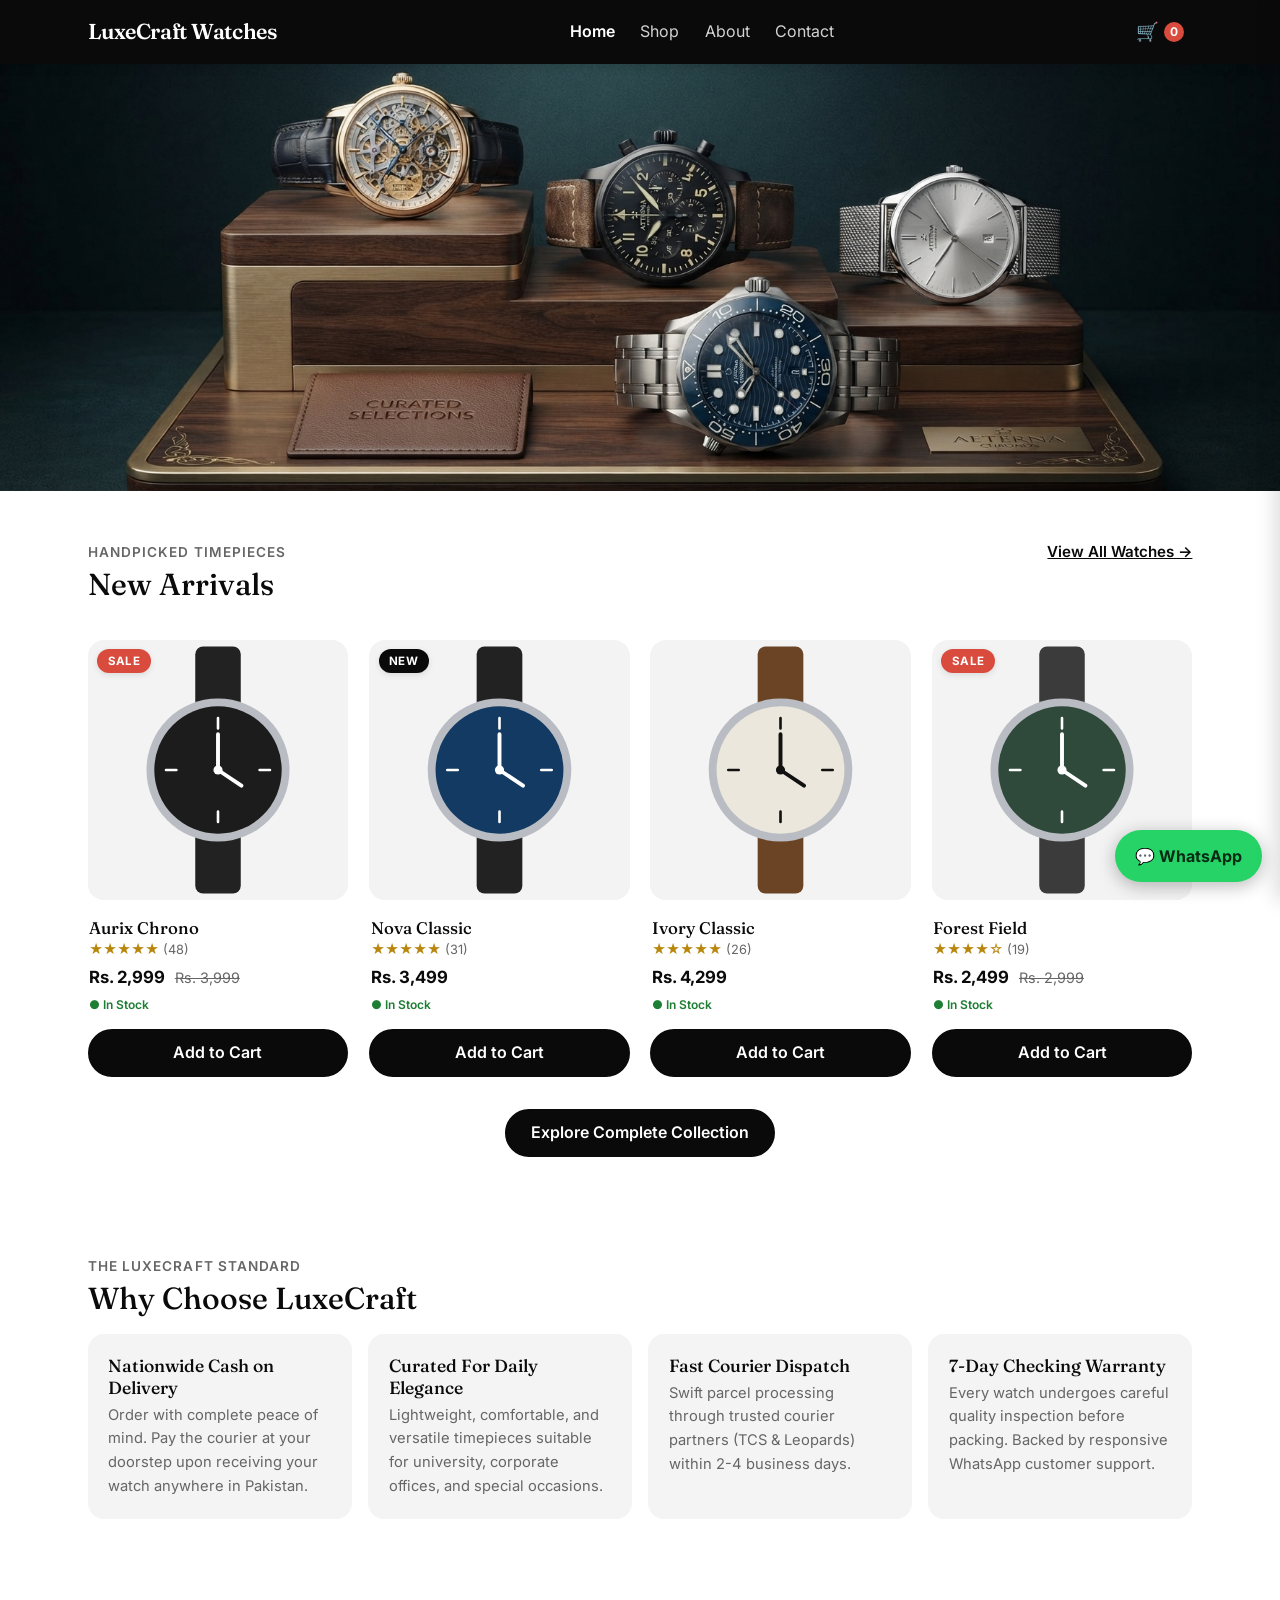
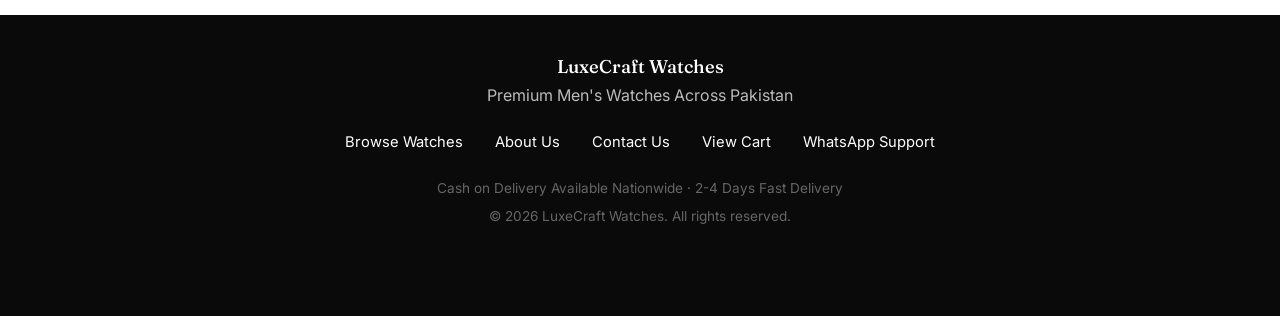
<file: index.html>
<!DOCTYPE html>
<html lang="en">
<head>
<meta charset="utf-8">
<meta name="viewport" content="width=device-width, initial-scale=1">
<title>LuxeCraft Watches | Men's Watches Online in Pakistan</title>
<meta name="description" content="Discover premium, stylish men's watches in Pakistan. Affordable luxury, formal & casual timepieces from Rs. 2,199 with nationwide Cash on Delivery.">
<link rel="canonical" href="https://thesyedabdulwasay-del.github.io/watch-store/">
<meta property="og:type" content="website">
<meta property="og:title" content="LuxeCraft Watches | Men's Watches Online in Pakistan">
<meta property="og:description" content="Affordable luxury, formal and casual timepieces with Cash on Delivery across Pakistan.">
<meta property="og:image" content="images/hero-.png.png">
<meta property="og:url" content="https://thesyedabdulwasay-del.github.io/watch-store/">
<meta name="twitter:card" content="summary_large_image">
<meta name="twitter:title" content="LuxeCraft Watches | Men's Watches Online in Pakistan">
<meta name="twitter:description" content="Affordable luxury, formal and casual timepieces with Cash on Delivery across Pakistan.">
<meta name="twitter:image" content="images/hero-.png.png">
<meta name="theme-color" content="#0a0a0a">
<link rel="preconnect" href="https://fonts.googleapis.com">
<link rel="preconnect" href="https://fonts.gstatic.com" crossorigin>
<link href="https://fonts.googleapis.com/css2?family=Fraunces:wght@500;600&family=Inter:wght@400;500;600&display=swap" rel="stylesheet">
<link rel="stylesheet" href="css/style.css">
</head>
<body data-page="home">
<div id="site-header"></div>
<main>
  <!-- Hero Banner -->
  <section class="hero-banner">
    <a href="shop.html" aria-label="Explore our watch collection">
      <img id="hero-img" src="images/hero-.png.png" alt="LuxeCraft Men's watches banner - Shop our curated collection" width="1920" height="650" loading="eager">
    </a>
  </section>

  <!-- New Arrivals / Featured Section -->
  <section class="wrap sec">
    <div style="display:flex;justify-content:space-between;align-items:baseline;margin-bottom:1.2rem;flex-wrap:wrap;gap:.5rem">
      <div>
        <span class="eyebrow">Handpicked Timepieces</span>
        <h2>New Arrivals</h2>
      </div>
      <a href="shop.html" style="font-weight:600;font-size:.95rem;text-decoration:underline">View All Watches →</a>
    </div>
    <div class="grid" id="featured"></div>
    <p class="center" style="margin-top:2rem">
      <a class="btn" href="shop.html">Explore Complete Collection</a>
    </p>
  </section>

  <!-- Why Choose LuxeCraft Section -->
  <section class="wrap sec">
    <span class="eyebrow">The LuxeCraft Standard</span>
    <h2>Why Choose LuxeCraft</h2>
    <div class="why">
      <div>
        <h3>Nationwide Cash on Delivery</h3>
        <p>Order with complete peace of mind. Pay the courier at your doorstep upon receiving your watch anywhere in Pakistan.</p>
      </div>
      <div>
        <h3>Curated For Daily Elegance</h3>
        <p>Lightweight, comfortable, and versatile timepieces suitable for university, corporate offices, and special occasions.</p>
      </div>
      <div>
        <h3>Fast Courier Dispatch</h3>
        <p>Swift parcel processing through trusted courier partners (TCS & Leopards) within 2-4 business days.</p>
      </div>
      <div>
        <h3>7-Day Checking Warranty</h3>
        <p>Every watch undergoes careful quality inspection before packing. Backed by responsive WhatsApp customer support.</p>
      </div>
    </div>
  </section>
</main>
<div id="site-footer"></div>
<script src="js/products.js"></script>
<script src="js/main.js"></script>
</body>
</html>
</file>
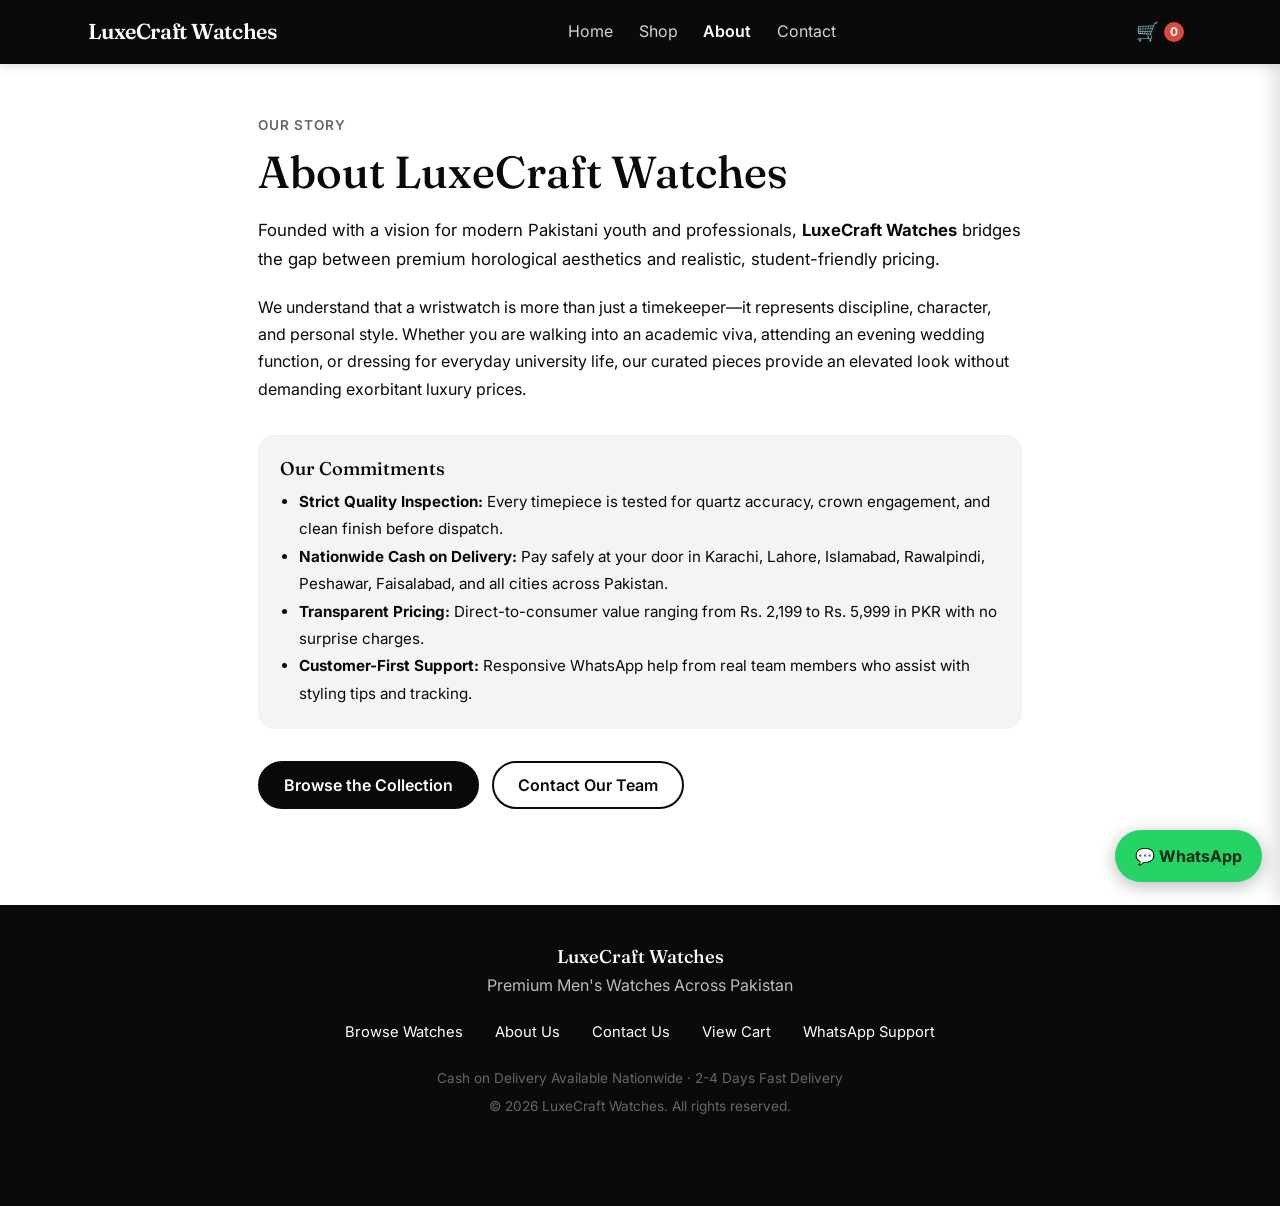
<file: about.html>
<!DOCTYPE html>
<html lang="en">
<head>
<meta charset="utf-8">
<meta name="viewport" content="width=device-width, initial-scale=1">
<title>About Us | LuxeCraft Watches Pakistan</title>
<meta name="description" content="Learn about LuxeCraft Watches. Our mission is to deliver dependable, elegantly crafted wristwatches for college students and young professionals across Pakistan.">
<link rel="canonical" href="https://thesyedabdulwasay-del.github.io/watch-store/about.html">
<meta property="og:type" content="website">
<meta property="og:title" content="About Us | LuxeCraft Watches Pakistan">
<meta property="og:description" content="Discover our mission to offer high-quality, budget-friendly men's watches with Cash on Delivery in Pakistan.">
<meta property="og:image" content="images/hero-.png.png">
<meta property="og:url" content="https://thesyedabdulwasay-del.github.io/watch-store/about.html">
<meta name="twitter:card" content="summary_large_image">
<meta name="theme-color" content="#0a0a0a">
<link rel="preconnect" href="https://fonts.googleapis.com">
<link rel="preconnect" href="https://fonts.gstatic.com" crossorigin>
<link href="https://fonts.googleapis.com/css2?family=Fraunces:wght@500;600&family=Inter:wght@400;500;600&display=swap" rel="stylesheet">
<link rel="stylesheet" href="css/style.css">
</head>
<body data-page="about">
<div id="site-header"></div>
<main>
<section class="wrap sec" style="max-width:800px">
  <span class="eyebrow">Our Story</span>
  <h1 style="margin:.4rem 0 1rem">About LuxeCraft Watches</h1>

  <p style="margin-bottom:1.2rem;font-size:1.05rem;line-height:1.75">
    Founded with a vision for modern Pakistani youth and professionals, <b>LuxeCraft Watches</b> bridges the gap between premium horological aesthetics and realistic, student-friendly pricing.
  </p>

  <p style="margin-bottom:1.2rem;line-height:1.7">
    We understand that a wristwatch is more than just a timekeeper—it represents discipline, character, and personal style. Whether you are walking into an academic viva, attending an evening wedding function, or dressing for everyday university life, our curated pieces provide an elevated look without demanding exorbitant luxury prices.
  </p>

  <div style="background:var(--grey);border-radius:16px;padding:1.4rem;margin:2rem 0">
    <h3 style="margin-bottom:.5rem">Our Commitments</h3>
    <ul style="padding-left:1.2rem;line-height:1.8;font-size:.95rem">
      <li><b>Strict Quality Inspection:</b> Every timepiece is tested for quartz accuracy, crown engagement, and clean finish before dispatch.</li>
      <li><b>Nationwide Cash on Delivery:</b> Pay safely at your door in Karachi, Lahore, Islamabad, Rawalpindi, Peshawar, Faisalabad, and all cities across Pakistan.</li>
      <li><b>Transparent Pricing:</b> Direct-to-consumer value ranging from Rs. 2,199 to Rs. 5,999 in PKR with no surprise charges.</li>
      <li><b>Customer-First Support:</b> Responsive WhatsApp help from real team members who assist with styling tips and tracking.</li>
    </ul>
  </div>

  <p style="margin-top:1.5rem">
    <a class="btn" href="shop.html">Browse the Collection</a>
    <a class="btn btn-ghost" href="contact.html" style="margin-left:.6rem">Contact Our Team</a>
  </p>
</section>
</main>
<div id="site-footer"></div>
<script src="js/products.js"></script>
<script src="js/main.js"></script>
</body>
</html>
</file>
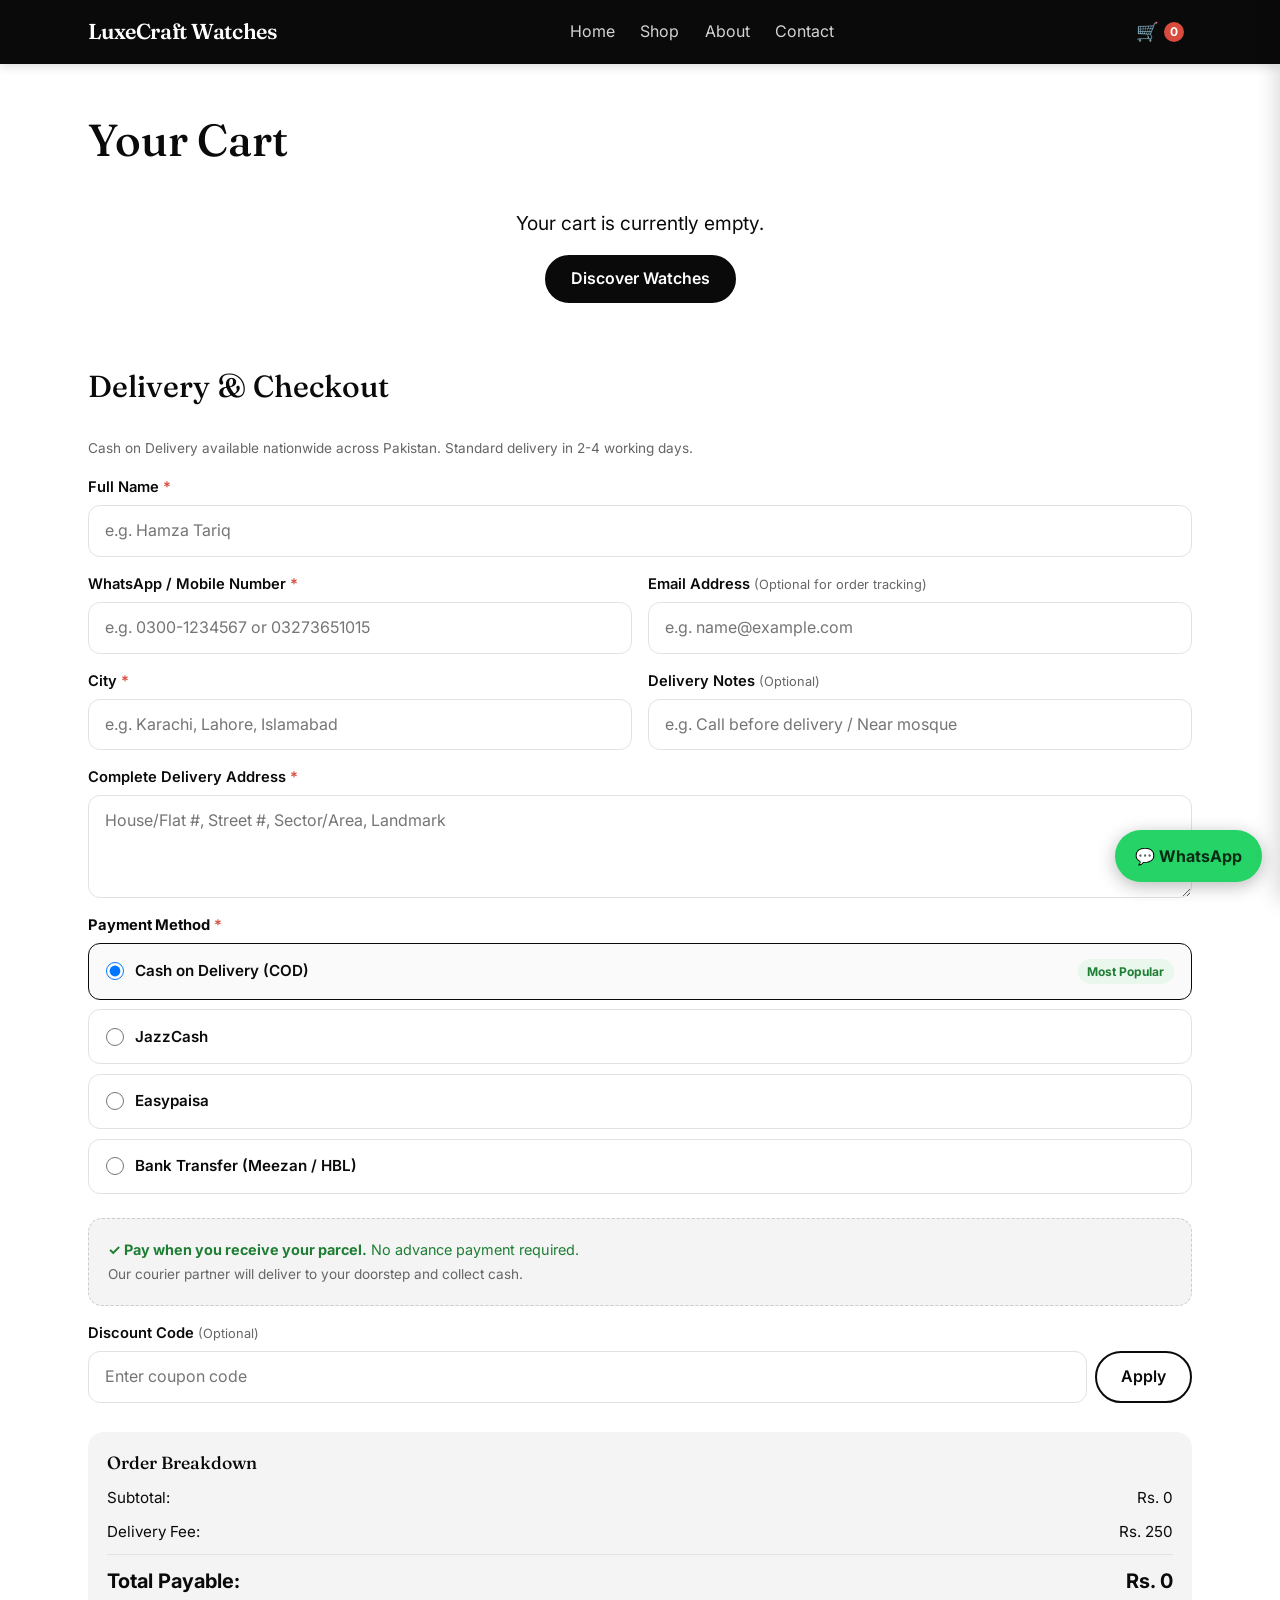
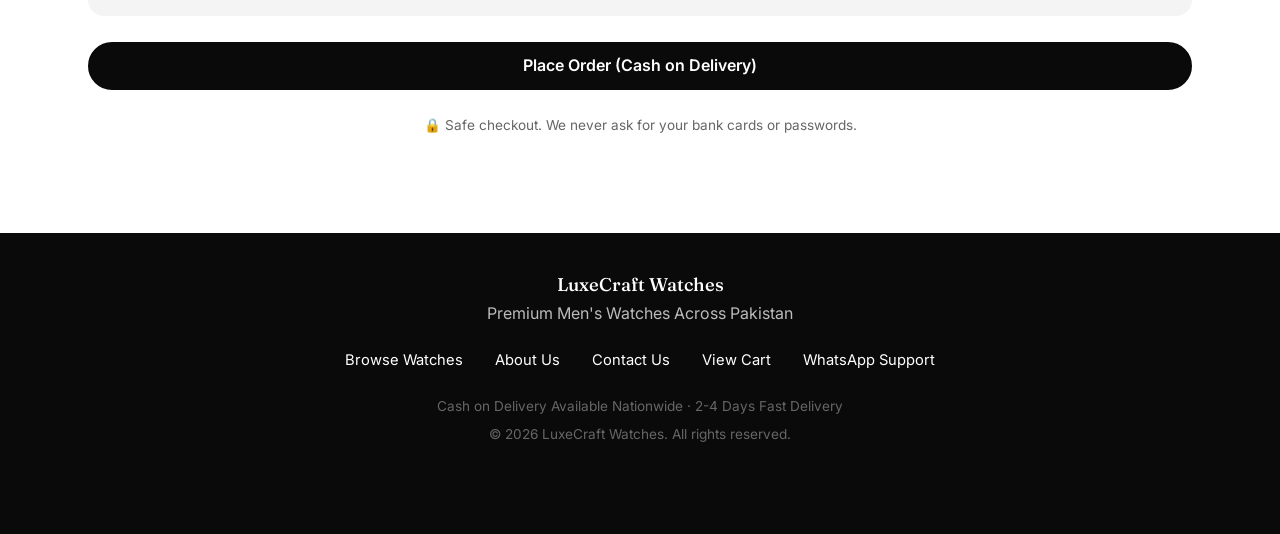
<file: cart.html>
<!DOCTYPE html>
<html lang="en">
<head>
<meta charset="utf-8">
<meta name="viewport" content="width=device-width, initial-scale=1">
<title>Your Cart & Checkout | LuxeCraft Watches Pakistan</title>
<meta name="description" content="Review your watch cart and place your order with Cash on Delivery anywhere in Pakistan. Fast delivery and verified quality.">
<link rel="canonical" href="https://thesyedabdulwasay-del.github.io/watch-store/cart.html">
<meta property="og:type" content="website">
<meta property="og:title" content="Your Cart & Checkout | LuxeCraft Watches Pakistan">
<meta property="og:description" content="Review your watch cart and place your order with Cash on Delivery anywhere in Pakistan.">
<meta property="og:image" content="images/hero-.png.png">
<meta property="og:url" content="https://thesyedabdulwasay-del.github.io/watch-store/cart.html">
<meta name="twitter:card" content="summary_large_image">
<meta name="twitter:title" content="Your Cart & Checkout | LuxeCraft Watches Pakistan">
<meta name="twitter:description" content="Order luxury & casual men's watches with Cash on Delivery across Pakistan.">
<meta name="theme-color" content="#0a0a0a">
<link rel="preconnect" href="https://fonts.googleapis.com">
<link rel="preconnect" href="https://fonts.gstatic.com" crossorigin>
<link href="https://fonts.googleapis.com/css2?family=Fraunces:wght@500;600&family=Inter:wght@400;500;600&display=swap" rel="stylesheet">
<link rel="stylesheet" href="css/style.css">
</head>
<body data-page="cart">
<div id="site-header"></div>
<main>
<section class="wrap sec" id="cart-section">
  <h1>Your Cart</h1>
  <div id="cart-box"></div>

  <!-- CHECKOUT FORM -->
  <form class="form" id="checkout" hidden novalidate>
    <h2>Delivery & Checkout</h2>
    <p class="note">Cash on Delivery available nationwide across Pakistan. Standard delivery in 2-4 working days.</p>

    <div class="field-group">
      <label for="c-name">Full Name <span class="req">*</span></label>
      <input id="c-name" name="name" required autocomplete="name" placeholder="e.g. Hamza Tariq" minlength="3">
      <span class="field-error" id="err-name"></span>
    </div>

    <div class="field-grid">
      <div class="field-group">
        <label for="c-phone">WhatsApp / Mobile Number <span class="req">*</span></label>
        <input id="c-phone" name="phone" type="tel" required autocomplete="tel" placeholder="e.g. 0300-1234567 or 03273651015">
        <span class="field-error" id="err-phone"></span>
      </div>
      <div class="field-group">
        <label for="c-email">Email Address <span class="opt">(Optional for order tracking)</span></label>
        <input id="c-email" name="email" type="email" autocomplete="email" placeholder="e.g. name@example.com">
        <span class="field-error" id="err-email"></span>
      </div>
    </div>

    <div class="field-grid">
      <div class="field-group">
        <label for="c-city">City <span class="req">*</span></label>
        <input id="c-city" name="city" list="pakistan-cities" required placeholder="e.g. Karachi, Lahore, Islamabad">
        <datalist id="pakistan-cities">
          <option value="Karachi">
          <option value="Lahore">
          <option value="Islamabad">
          <option value="Rawalpindi">
          <option value="Faisalabad">
          <option value="Multan">
          <option value="Peshawar">
          <option value="Quetta">
          <option value="Sialkot">
          <option value="Gujranwala">
          <option value="Hyderabad">
          <option value="Abbottabad">
          <option value="Bahawalpur">
          <option value="Sargodha">
          <option value="Sukkur">
        </datalist>
        <span class="field-error" id="err-city"></span>
      </div>
      <div class="field-group">
        <label for="c-notes">Delivery Notes <span class="opt">(Optional)</span></label>
        <input id="c-notes" name="notes" placeholder="e.g. Call before delivery / Near mosque">
      </div>
    </div>

    <div class="field-group">
      <label for="c-address">Complete Delivery Address <span class="req">*</span></label>
      <textarea id="c-address" name="address" rows="3" required autocomplete="street-address" placeholder="House/Flat #, Street #, Sector/Area, Landmark" minlength="8"></textarea>
      <span class="field-error" id="err-address"></span>
    </div>

    <div class="field-group">
      <label><b>Payment Method</b> <span class="req">*</span></label>
      <div id="pay-options" class="pay-options-box"></div>
    </div>

    <div class="upi" id="upi" hidden>
      <div id="payment-guide"></div>
    </div>

    <div class="field-group">
      <label for="code">Discount Code <span class="opt">(Optional)</span></label>
      <div class="code-row">
        <input id="code" placeholder="Enter coupon code" autocomplete="off">
        <button class="btn btn-ghost" type="button" id="apply">Apply</button>
      </div>
      <p class="note" id="disc"></p>
    </div>

    <!-- ORDER SUMMARY REVIEW -->
    <div class="checkout-summary-card" id="checkout-summary">
      <h3>Order Breakdown</h3>
      <div class="summary-line"><span>Subtotal:</span><span id="cs-subtotal">Rs. 0</span></div>
      <div class="summary-line" id="cs-discount-row" style="display:none;color:#1e7e34"><span>Discount:</span><span id="cs-discount">−Rs. 0</span></div>
      <div class="summary-line"><span>Delivery Fee:</span><span id="cs-shipping">Rs. 250</span></div>
      <div class="summary-line total-line"><span>Total Payable:</span><span id="cs-total">Rs. 0</span></div>
    </div>

    <div id="checkout-error-banner" class="alert alert-error" style="display:none"></div>

    <button class="btn btn-block btn-primary-submit" type="submit" id="place-order-btn">
      <span id="submit-text">Place Order (Cash on Delivery)</span>
      <span id="submit-spinner" class="spinner" style="display:none"></span>
    </button>
    <p class="note center" style="margin-top:.6rem">🔒 Safe checkout. We never ask for your bank cards or passwords.</p>
  </form>

  <!-- ORDER SUCCESS CONFIRMATION -->
  <div id="order-success" class="order-success-card" hidden>
    <div class="success-icon-wrap">✓</div>
    <h2>Order Placed Successfully!</h2>
    <p class="order-ref-badge">Order ID: <b id="succ-order-id">#LC-0000</b></p>
    <p class="success-lead">Thank you for your order! Your watch will be carefully inspected and dispatched via TCS/Leopards Courier.</p>

    <div class="success-details-grid">
      <div class="detail-box">
        <h4>Order Summary</h4>
        <div id="succ-items-list"></div>
        <hr class="dim-line">
        <p class="flex-between"><span>Payment Method:</span> <b id="succ-payment-method">Cash on Delivery</b></p>
        <p class="flex-between"><span>Total Amount:</span> <b id="succ-total-amount" class="text-large">Rs. 0</b></p>
      </div>

      <div class="detail-box">
        <h4>Delivery Information</h4>
        <p><b>Name:</b> <span id="succ-customer-name">-</span></p>
        <p><b>Phone:</b> <span id="succ-customer-phone">-</span></p>
        <p><b>City:</b> <span id="succ-customer-city">-</span></p>
        <p><b>Address:</b> <span id="succ-customer-address">-</span></p>
      </div>
    </div>

    <div class="post-order-actions">
      <a id="succ-wa-btn" class="btn btn-wa btn-block" href="#" target="_blank" rel="noopener">
        💬 Send Order Confirmation on WhatsApp
      </a>
      <a class="btn btn-ghost btn-block" href="shop.html">Continue Shopping</a>
    </div>
  </div>
</section>
</main>
<div id="site-footer"></div>
<script src="js/products.js"></script>
<script src="js/main.js"></script>
</body>
</html>
</file>
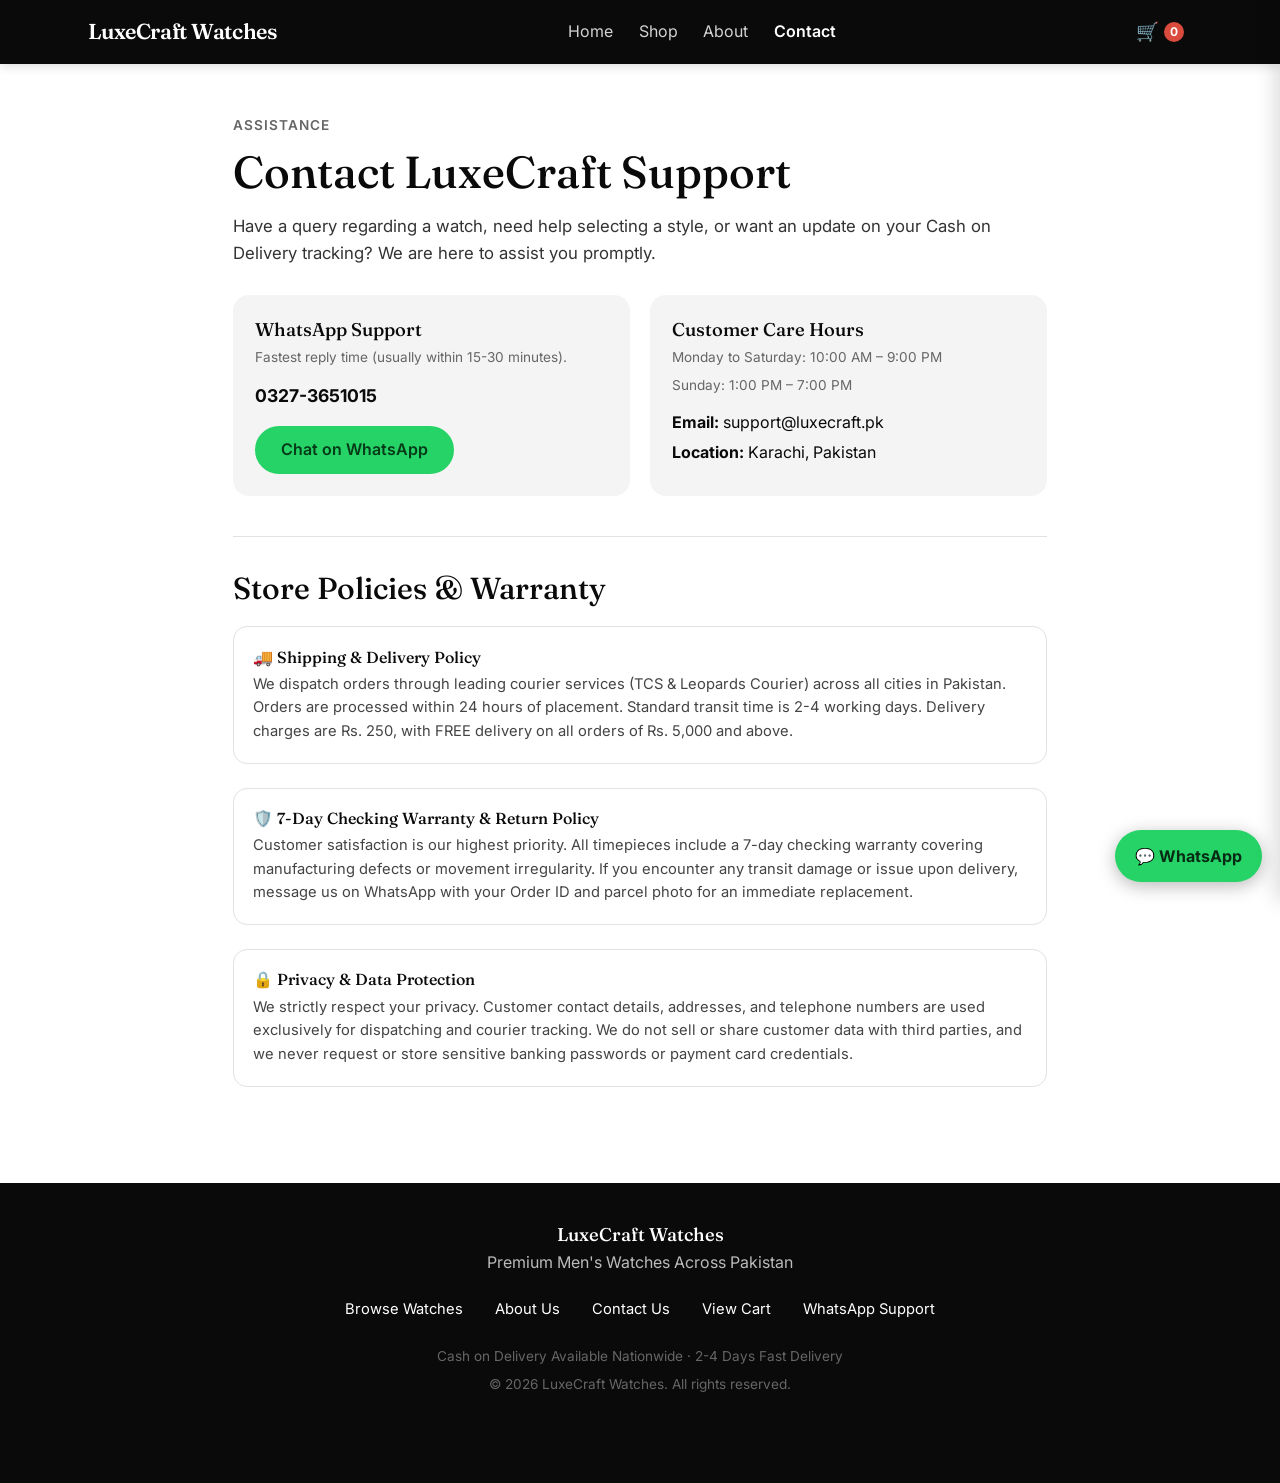
<file: contact.html>
<!DOCTYPE html>
<html lang="en">
<head>
<meta charset="utf-8">
<meta name="viewport" content="width=device-width, initial-scale=1">
<title>Contact & Customer Support | LuxeCraft Watches Pakistan</title>
<meta name="description" content="Reach LuxeCraft customer care via WhatsApp or direct phone. Fast response for order status, product inquiries, and delivery assistance.">
<link rel="canonical" href="https://thesyedabdulwasay-del.github.io/watch-store/contact.html">
<meta property="og:type" content="website">
<meta property="og:title" content="Contact & Customer Support | LuxeCraft Watches Pakistan">
<meta property="og:description" content="Reach LuxeCraft customer care via WhatsApp or direct phone. Fast response for order status and delivery assistance.">
<meta property="og:image" content="images/hero-.png.png">
<meta property="og:url" content="https://thesyedabdulwasay-del.github.io/watch-store/contact.html">
<meta name="twitter:card" content="summary_large_image">
<meta name="theme-color" content="#0a0a0a">
<link rel="preconnect" href="https://fonts.googleapis.com">
<link rel="preconnect" href="https://fonts.gstatic.com" crossorigin>
<link href="https://fonts.googleapis.com/css2?family=Fraunces:wght@500;600&family=Inter:wght@400;500;600&display=swap" rel="stylesheet">
<link rel="stylesheet" href="css/style.css">
</head>
<body data-page="contact">
<div id="site-header"></div>
<main>
<section class="wrap sec" style="max-width:850px">
  <span class="eyebrow">Assistance</span>
  <h1 style="margin:.4rem 0 .8rem">Contact LuxeCraft Support</h1>
  <p style="margin-bottom:1.8rem;color:#333;font-size:1.05rem">
    Have a query regarding a watch, need help selecting a style, or want an update on your Cash on Delivery tracking? We are here to assist you promptly.
  </p>

  <div style="display:grid;grid-template-columns:repeat(auto-fit, minmax(260px, 1fr));gap:1.2rem;margin-bottom:2.5rem">
    <div style="background:var(--grey);border-radius:16px;padding:1.4rem">
      <h3 style="margin-bottom:.4rem">WhatsApp Support</h3>
      <p class="note" style="margin-bottom:.8rem">Fastest reply time (usually within 15-30 minutes).</p>
      <p style="font-size:1.1rem;font-weight:700;margin-bottom:1rem">0327-3651015</p>
      <a class="btn btn-wa" id="wa-btn" href="https://wa.me/923273651015?text=Assalam-o-Alaikum!%20I%20have%20an%20inquiry%20about%20LuxeCraft%20Watches." target="_blank" rel="noopener">
        Chat on WhatsApp
      </a>
    </div>

    <div style="background:var(--grey);border-radius:16px;padding:1.4rem">
      <h3 style="margin-bottom:.4rem">Customer Care Hours</h3>
      <p class="note" style="margin-bottom:.4rem">Monday to Saturday: 10:00 AM – 9:00 PM</p>
      <p class="note" style="margin-bottom:.8rem">Sunday: 1:00 PM – 7:00 PM</p>
      <p><b>Email:</b> support@luxecraft.pk</p>
      <p style="margin-top:.3rem"><b>Location:</b> Karachi, Pakistan</p>
    </div>
  </div>

  <!-- POLICIES & TRUST INFORMATION (Phase 16) -->
  <div style="border-top:1.5px solid var(--line);padding-top:2rem">
    <h2>Store Policies & Warranty</h2>

    <div style="display:grid;gap:1.5rem;margin-top:1.2rem">
      <div style="background:var(--white);border:1.5px solid var(--line);border-radius:14px;padding:1.2rem">
        <h4>🚚 Shipping & Delivery Policy</h4>
        <p style="font-size:.92rem;color:#444;line-height:1.6;margin-top:.3rem">
          We dispatch orders through leading courier services (TCS & Leopards Courier) across all cities in Pakistan. Orders are processed within 24 hours of placement. Standard transit time is 2-4 working days. Delivery charges are Rs. 250, with FREE delivery on all orders of Rs. 5,000 and above.
        </p>
      </div>

      <div style="background:var(--white);border:1.5px solid var(--line);border-radius:14px;padding:1.2rem">
        <h4>🛡️ 7-Day Checking Warranty & Return Policy</h4>
        <p style="font-size:.92rem;color:#444;line-height:1.6;margin-top:.3rem">
          Customer satisfaction is our highest priority. All timepieces include a 7-day checking warranty covering manufacturing defects or movement irregularity. If you encounter any transit damage or issue upon delivery, message us on WhatsApp with your Order ID and parcel photo for an immediate replacement.
        </p>
      </div>

      <div style="background:var(--white);border:1.5px solid var(--line);border-radius:14px;padding:1.2rem">
        <h4>🔒 Privacy & Data Protection</h4>
        <p style="font-size:.92rem;color:#444;line-height:1.6;margin-top:.3rem">
          We strictly respect your privacy. Customer contact details, addresses, and telephone numbers are used exclusively for dispatching and courier tracking. We do not sell or share customer data with third parties, and we never request or store sensitive banking passwords or payment card credentials.
        </p>
      </div>
    </div>
  </div>
</section>
</main>
<div id="site-footer"></div>
<script src="js/products.js"></script>
<script src="js/main.js"></script>
</body>
</html>
</file>
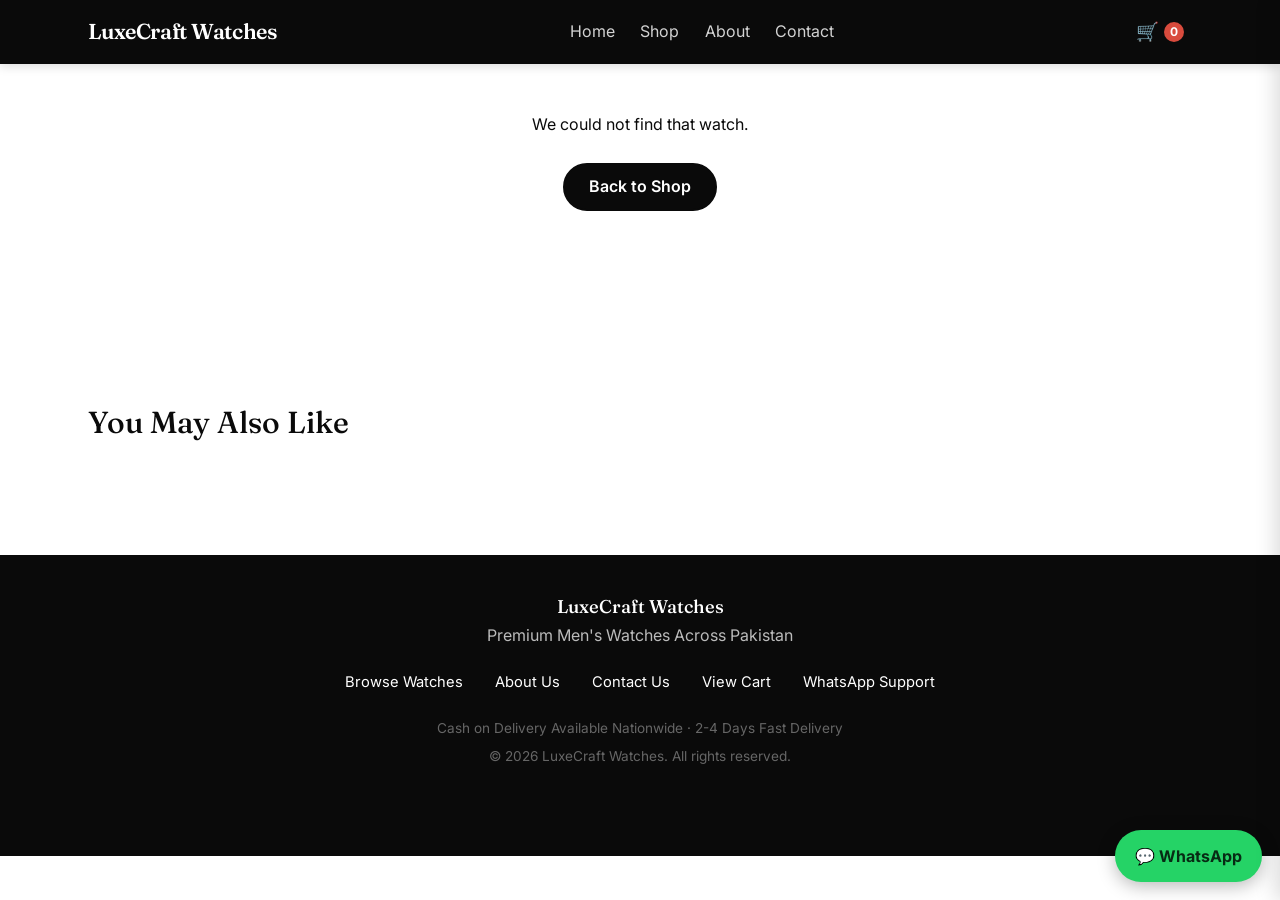
<file: product.html>
<!DOCTYPE html>
<html lang="en">
<head>
<meta charset="utf-8">
<meta name="viewport" content="width=device-width, initial-scale=1">
<title>Men's Watch Details | LuxeCraft Watches Pakistan</title>
<meta name="description" content="View watch specs, authentic customer reviews, and pricing. Order via Cash on Delivery across Pakistan.">
<link rel="canonical" href="https://thesyedabdulwasay-del.github.io/watch-store/product.html">
<meta property="og:type" content="product">
<meta property="og:title" content="Men's Watch Details | LuxeCraft Watches Pakistan">
<meta property="og:description" content="View watch specs, customer reviews, and pricing in PKR. Order via Cash on Delivery across Pakistan.">
<meta property="og:image" content="images/hero-.png.png">
<meta property="og:url" content="https://thesyedabdulwasay-del.github.io/watch-store/product.html">
<meta name="twitter:card" content="summary_large_image">
<meta name="theme-color" content="#0a0a0a">
<link rel="preconnect" href="https://fonts.googleapis.com">
<link rel="preconnect" href="https://fonts.gstatic.com" crossorigin>
<link href="https://fonts.googleapis.com/css2?family=Fraunces:wght@500;600&family=Inter:wght@400;500;600&display=swap" rel="stylesheet">
<link rel="stylesheet" href="css/style.css">
</head>
<body data-page="product">
<div id="site-header"></div>
<main>
  <section class="wrap sec" id="product">
    <!-- Populated dynamically by main.js with image, specs, stock status, pricing, add to cart -->
  </section>
  <section class="wrap sec" id="reviews">
    <!-- Customer reviews -->
  </section>
  <section class="wrap sec">
    <h2>You May Also Like</h2>
    <div class="grid" id="related"></div>
  </section>
</main>
<div id="site-footer"></div>
<script src="js/products.js"></script>
<script src="js/main.js"></script>
</body>
</html>
</file>
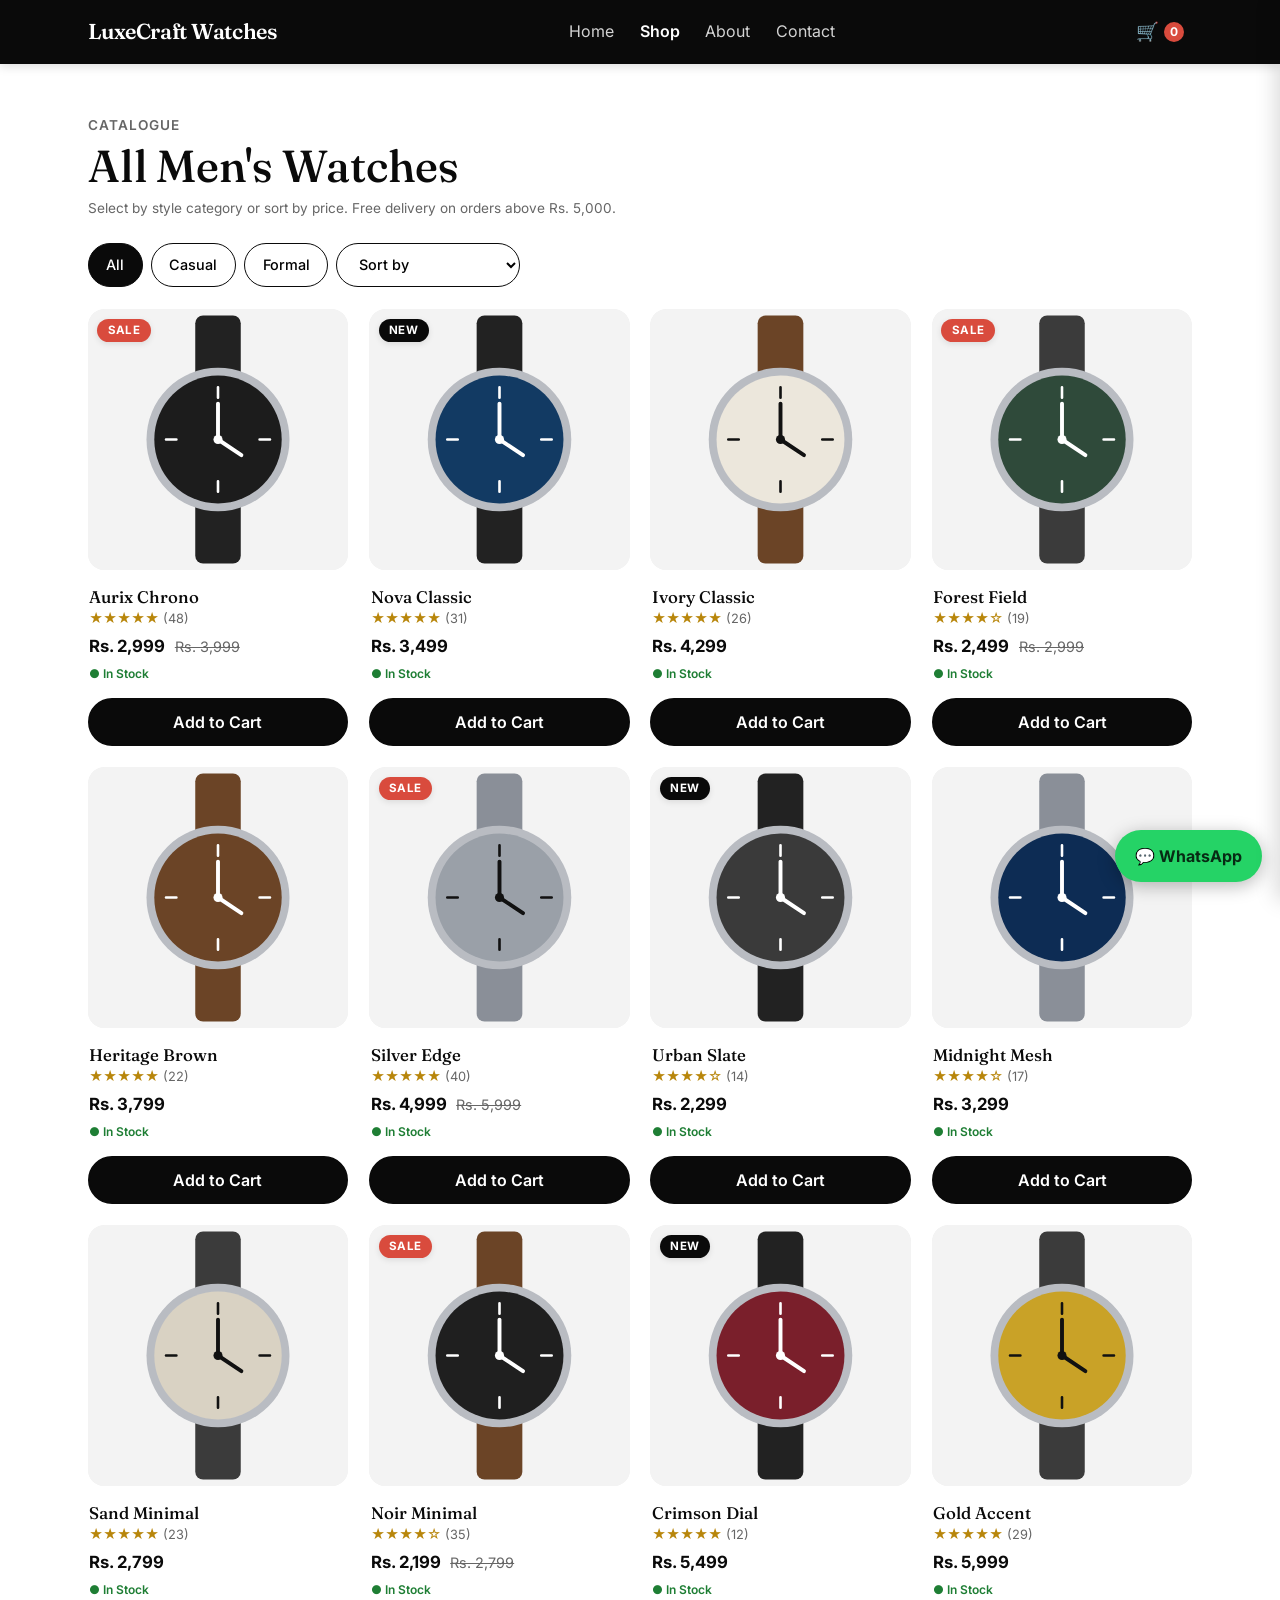
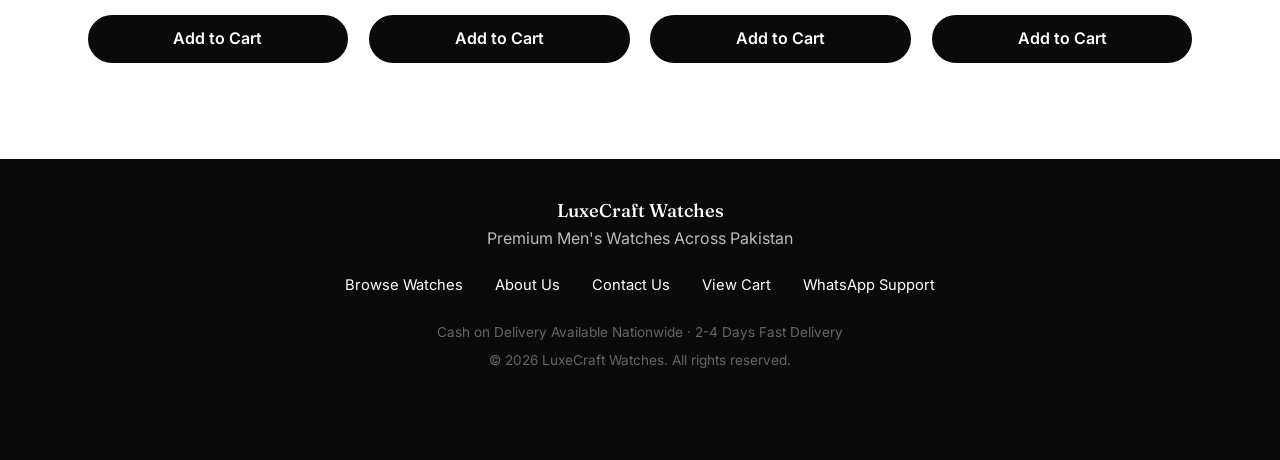
<file: shop.html>
<!DOCTYPE html>
<html lang="en">
<head>
<meta charset="utf-8">
<meta name="viewport" content="width=device-width, initial-scale=1">
<title>Shop Men's Watches | LuxeCraft Watches Pakistan</title>
<meta name="description" content="Browse our complete catalogue of formal and casual men's wristwatches in Pakistan. Filter by style, sort by price, and order on Cash on Delivery.">
<link rel="canonical" href="https://thesyedabdulwasay-del.github.io/watch-store/shop.html">
<meta property="og:type" content="website">
<meta property="og:title" content="Shop Men's Watches | LuxeCraft Watches Pakistan">
<meta property="og:description" content="Browse our complete catalogue of formal and casual men's wristwatches with Cash on Delivery across Pakistan.">
<meta property="og:image" content="images/hero-.png.png">
<meta property="og:url" content="https://thesyedabdulwasay-del.github.io/watch-store/shop.html">
<meta name="twitter:card" content="summary_large_image">
<meta name="twitter:title" content="Shop Men's Watches | LuxeCraft Watches Pakistan">
<meta name="twitter:description" content="Browse our complete catalogue of formal and casual men's wristwatches with Cash on Delivery across Pakistan.">
<meta name="theme-color" content="#0a0a0a">
<link rel="preconnect" href="https://fonts.googleapis.com">
<link rel="preconnect" href="https://fonts.gstatic.com" crossorigin>
<link href="https://fonts.googleapis.com/css2?family=Fraunces:wght@500;600&family=Inter:wght@400;500;600&display=swap" rel="stylesheet">
<link rel="stylesheet" href="css/style.css">
</head>
<body data-page="shop">
<div id="site-header"></div>
<main>
<section class="wrap sec">
  <span class="eyebrow">Catalogue</span>
  <h1>All Men's Watches</h1>
  <p class="note" style="margin:.3rem 0 1.4rem">Select by style category or sort by price. Free delivery on orders above Rs. 5,000.</p>
  <div class="filters" id="filters"></div>
  <div class="grid" id="grid"></div>
</section>
</main>
<div id="site-footer"></div>
<script src="js/products.js"></script>
<script src="js/main.js"></script>
</body>
</html>
</file>
<file: css/style.css>
/* ==========================================================
   style.css - LuxeCraft Watches (Pakistan)
   Mobile first. Base styles = phone, @media = bigger screens
   ========================================================== */

/* 1) COLOURS AND FONTS */
:root {
  --black: #0a0a0a;
  --white: #ffffff;
  --grey: #f4f4f4;       /* product card & box background */
  --line: #e2e2e2;
  --muted: #666666;
  --wa: #25d366;         /* WhatsApp green */
  --wa-dark: #075e54;
  --success: #1e7e34;
  --danger: #d94b3d;
  --warning: #b8860b;
  --serif: "Fraunces", Georgia, serif;
  --sans: "Inter", system-ui, -apple-system, BlinkMacSystemFont, "Segoe UI", Roboto, sans-serif;
}

/* 2) BASE RESET & TYPOGRAPHY */
* { box-sizing: border-box; margin: 0; padding: 0; }
html { scroll-behavior: smooth; font-size: 16px; }
body {
  font-family: var(--sans);
  color: var(--black);
  background: var(--white);
  line-height: 1.6;
  -webkit-text-size-adjust: 100%;
  overflow-x: hidden;
}
img { max-width: 100%; height: auto; display: block; }
a { color: inherit; text-decoration: none; }
h1, h2, h3, h4 { font-family: var(--serif); font-weight: 500; line-height: 1.25; }
h1 { font-size: 2.1rem; }
h2 { font-size: 1.6rem; margin-bottom: 1.1rem; }
h3 { font-size: 1.15rem; }
h4 { font-size: 1rem; margin-bottom: .4rem; }

.wrap { width: 100%; max-width: 1100px; margin: 0 auto; padding: 0 1.1rem; }
.sec { padding: 2.2rem 1.1rem; }
.center { text-align: center; }
.eyebrow { color: var(--muted); font-size: .85rem; text-transform: uppercase; letter-spacing: .08em; font-weight: 600; }
:focus-visible { outline: 3px solid #7aa7ff; outline-offset: 2px; }

/* 3) BUTTONS & INTERACTIVE ELEMENTS - Touch-friendly >= 44px */
.btn, button, select, input, textarea { font: inherit; }
.btn {
  display: inline-flex;
  align-items: center;
  justify-content: center;
  min-height: 48px;
  padding: 0 1.5rem;
  border: 2px solid var(--black);
  border-radius: 999px;
  background: var(--black);
  color: var(--white);
  font-weight: 600;
  cursor: pointer;
  text-align: center;
  transition: transform .18s ease, background .18s ease, color .18s ease, box-shadow .18s ease;
  user-select: none;
}
.btn:hover { transform: translateY(-2px); background: #262626; }
.btn:active { transform: translateY(0); }
.btn[disabled] { opacity: .6; cursor: not-allowed; transform: none; }

.btn-light { background: var(--white); color: var(--black); border-color: var(--white); }
.btn-light:hover { background: #e9e9e9; }
.btn-ghost { background: transparent; color: var(--black); border-color: var(--black); }
.btn-ghost:hover { background: var(--black); color: var(--white); }
.btn-block { width: 100%; margin-top: .6rem; }
.btn-wa { background: var(--wa); color: #063a18; border-color: var(--wa); }
.btn-wa:hover { background: #1ebe5d; color: #000; }
.btn-danger { background: var(--danger); border-color: var(--danger); color: #fff; }
.btn-danger:hover { background: #b83226; }
.link { background: none; border: 0; color: var(--muted); text-decoration: underline; min-height: 44px; cursor: pointer; padding: 0 .4rem; }
.link:hover { color: var(--black); }

/* 4) HEADER AND NAVIGATION */
.header { position: sticky; top: 0; z-index: 30; background: var(--black); color: var(--white); box-shadow: 0 2px 10px rgba(0,0,0,.15); }
.bar { display: flex; align-items: center; justify-content: space-between; gap: .8rem; min-height: 64px; }
.logo { font-family: var(--serif); font-size: 1.35rem; font-weight: 600; letter-spacing: -.02em; display: inline-flex; align-items: center; gap: .5rem; }
.logo img { height: 38px; width: auto; object-fit: contain; }
.cart-link, .burger {
  min-height: 44px;
  min-width: 44px;
  display: inline-flex;
  align-items: center;
  justify-content: center;
  gap: .35rem;
  background: none;
  border: 0;
  color: inherit;
  font-size: 1.15rem;
  cursor: pointer;
  border-radius: 8px;
}
.cart-link { position: relative; font-weight: 600; padding: 0 .5rem; }
#cart-count {
  background: var(--danger);
  color: #fff;
  font-size: .75rem;
  min-width: 20px;
  height: 20px;
  border-radius: 999px;
  display: inline-flex;
  align-items: center;
  justify-content: center;
  padding: 0 4px;
  font-weight: 700;
}
.nav { display: none; position: absolute; top: 64px; left: 0; right: 0; background: var(--black); border-top: 1px solid #222; padding: .6rem 1.1rem 1.2rem; }
.nav.open { display: block; }
.nav a { display: block; padding: .75rem 0; min-height: 44px; opacity: .82; transition: opacity .2s; }
.nav a:hover, .nav a.active { opacity: 1; font-weight: 600; }

/* 5) HERO BANNER */
.hero-banner { background: var(--black); overflow: hidden; }
.hero-banner a { display: block; }
.hero-banner img { width: 100%; height: auto; max-height: 520px; object-fit: cover; }

/* 6) PRODUCT GRID & CARDS */
.grid { display: grid; grid-template-columns: repeat(2, minmax(0, 1fr)); gap: .9rem; }
.card { display: flex; flex-direction: column; background: var(--white); border-radius: 16px; overflow: hidden; transition: transform .25s ease; }
.card:hover { transform: translateY(-3px); }
.imgbox { position: relative; background: var(--grey); border-radius: 16px; overflow: hidden; aspect-ratio: 1; display: flex; align-items: center; justify-content: center; }
.imgbox img { width: 100%; height: 100%; object-fit: cover; transition: transform .4s ease; }
.card:hover .imgbox img { transform: scale(1.05); }

.badge { position: absolute; top: .6rem; left: .6rem; z-index: 2; background: var(--white); color: var(--black); border-radius: 999px; padding: .15rem .65rem; font-size: .72rem; font-weight: 700; box-shadow: 0 2px 6px rgba(0,0,0,.1); text-transform: uppercase; letter-spacing: .04em; }
.badge.badge-sale { background: var(--danger); color: var(--white); }
.badge.badge-new { background: var(--black); color: var(--white); }

.stock-tag { font-size: .75rem; font-weight: 600; display: inline-flex; align-items: center; gap: .3rem; margin-top: .2rem; }
.stock-tag.in { color: var(--success); }
.stock-tag.out { color: var(--danger); }

.card h3 { margin-top: .6rem; font-size: 1.05rem; white-space: nowrap; overflow: hidden; text-overflow: ellipsis; }
.stars { color: #b8860b; font-size: .85rem; }
.stars small { color: var(--muted); font-size: .8rem; }
.price { font-weight: 700; font-size: 1.05rem; margin-top: .2rem; }
.price s { color: var(--muted); font-weight: 400; font-size: .9rem; margin-left: .35rem; text-decoration: line-through; }
.price.lg { font-size: 1.55rem; margin: .5rem 0 .9rem; }

/* 7) SHOP FILTERS */
.filters { display: flex; flex-wrap: wrap; gap: .5rem; margin-bottom: 1.4rem; align-items: center; }
.chip, select { min-height: 44px; padding: 0 1.1rem; border: 1.5px solid var(--black); border-radius: 999px; background: var(--white); cursor: pointer; transition: background .2s, color .2s; font-weight: 500; font-size: .9rem; }
.chip.on { background: var(--black); color: var(--white); }

/* 8) TRUST / VALUE PROPOSITIONS */
.why { display: grid; gap: 1rem; }
.why div { background: var(--grey); border-radius: 16px; padding: 1.3rem; }
.why h3 { font-size: 1.1rem; margin-bottom: .3rem; }
.why p { color: var(--muted); font-size: .92rem; }

/* 9) PRODUCT DETAILS PAGE */
.pd { display: grid; gap: 1.5rem; }
.qty { display: inline-flex; align-items: center; gap: .4rem; margin: .6rem 0; }
.qty button { width: 44px; height: 44px; border: 1.5px solid var(--black); border-radius: 50%; background: var(--white); font-size: 1.2rem; cursor: pointer; display: flex; align-items: center; justify-content: center; }
.qty button:hover { background: var(--grey); }
.qty span { min-width: 2.2rem; text-align: center; font-weight: 700; font-size: 1.05rem; }
.review { border-top: 1px solid var(--line); padding: 1rem 0; }
.review p { margin-top: .3rem; color: #333; }
.note { color: var(--muted); font-size: .85rem; }

/* 10) CART & CHECKOUT PAGE */
.row { display: grid; grid-template-columns: 80px 1fr auto; gap: .9rem; align-items: center; padding: 1rem 0; border-bottom: 1px solid var(--line); }
.row img { border-radius: 12px; background: var(--grey); width: 80px; height: 80px; object-fit: cover; }
.row > div:last-child { text-align: right; }
.total { text-align: right; font-size: 1.3rem; padding: 1rem 0; }

.form { display: grid; gap: 1rem; margin-top: 1.5rem; }
.field-group { display: grid; gap: .35rem; }
.field-group label { font-weight: 600; font-size: .92rem; }
.req { color: var(--danger); }
.opt { color: var(--muted); font-size: .8rem; font-weight: 400; }
.field-error { color: var(--danger); font-size: .8rem; display: none; margin-top: .1rem; }
.field-error.active { display: block; }
.field-grid { display: grid; grid-template-columns: 1fr; gap: 1rem; }

.form input, .form textarea, .form select {
  min-height: 48px;
  padding: .75rem 1rem;
  border: 1.5px solid var(--line);
  border-radius: 12px;
  background: var(--white);
  color: var(--black);
  width: 100%;
}
.form input:focus, .form textarea:focus, .form select:focus {
  border-color: var(--black);
  outline: none;
}
.code-row { display: flex; gap: .5rem; }
.code-row input { flex: 1; }

.pay-options-box { display: grid; gap: .6rem; }
.pay-opt-label {
  display: flex;
  align-items: center;
  justify-content: space-between;
  gap: .8rem;
  padding: .9rem 1.1rem;
  border: 1.5px solid var(--line);
  border-radius: 12px;
  cursor: pointer;
  transition: border-color .2s, background .2s;
  min-height: 52px;
}
.pay-opt-label.selected {
  border-color: var(--black);
  background: #fafafa;
}
.pay-opt-label input[type="radio"] {
  width: 18px;
  min-height: 18px;
  margin: 0;
}
.pay-opt-left { display: flex; align-items: center; gap: .7rem; font-weight: 600; font-size: .95rem; }
.pay-badge { font-size: .75rem; background: #eaf7ed; color: var(--success); padding: .2rem .6rem; border-radius: 999px; font-weight: 700; }

.upi {
  background: var(--grey);
  border-radius: 14px;
  padding: 1.2rem;
  margin-top: .5rem;
  border: 1px dashed #ccc;
}

.checkout-summary-card {
  background: var(--grey);
  border-radius: 16px;
  padding: 1.2rem;
  display: grid;
  gap: .6rem;
  margin-top: .5rem;
}
.checkout-summary-card h3 { font-size: 1.1rem; margin-bottom: .2rem; }
.summary-line { display: flex; justify-content: space-between; align-items: center; font-size: .95rem; }
.summary-line.total-line { border-top: 1px solid var(--line); padding-top: .6rem; font-weight: 700; font-size: 1.25rem; }

.alert { padding: .9rem 1.2rem; border-radius: 12px; font-size: .9rem; margin-top: .5rem; }
.alert-error { background: #fee2e2; color: #991b1b; border: 1px solid #f87171; }
.alert-success { background: #dcfce7; color: #166534; border: 1px solid #86efac; }

/* SPINNER */
.spinner {
  display: inline-block;
  width: 18px;
  height: 18px;
  border: 2px solid rgba(255,255,255,.3);
  border-radius: 50%;
  border-top-color: #fff;
  animation: spin .7s linear infinite;
  margin-left: .5rem;
}
@keyframes spin { to { transform: rotate(360deg); } }

/* ORDER SUCCESS CONFIRMATION */
.order-success-card {
  background: var(--white);
  border: 1.5px solid var(--line);
  border-radius: 20px;
  padding: 2rem 1.3rem;
  text-align: center;
  margin-top: 1.5rem;
  box-shadow: 0 4px 20px rgba(0,0,0,.04);
}
.success-icon-wrap {
  width: 64px;
  height: 64px;
  border-radius: 50%;
  background: var(--success);
  color: #fff;
  font-size: 2rem;
  display: inline-flex;
  align-items: center;
  justify-content: center;
  margin-bottom: 1rem;
}
.order-ref-badge {
  display: inline-block;
  background: var(--grey);
  padding: .35rem 1rem;
  border-radius: 999px;
  font-size: .95rem;
  margin: .6rem 0 1rem;
}
.success-lead { color: var(--muted); max-width: 500px; margin: 0 auto 1.5rem; font-size: .95rem; }
.success-details-grid { display: grid; gap: 1rem; text-align: left; margin: 1.5rem 0; }
.detail-box { background: var(--grey); border-radius: 14px; padding: 1.1rem; }
.detail-box h4 { font-family: var(--sans); font-weight: 700; margin-bottom: .6rem; }
.detail-box p { font-size: .9rem; margin-bottom: .3rem; }
.dim-line { border: 0; border-top: 1px solid var(--line); margin: .7rem 0; }
.flex-between { display: flex; justify-content: space-between; align-items: center; }
.text-large { font-size: 1.15rem; color: var(--black); }
.post-order-actions { max-width: 440px; margin: 1.5rem auto 0; }

/* 11) SIDE DRAWER CART */
.dr-back { position: fixed; inset: 0; background: rgba(0,0,0,.55); opacity: 0; pointer-events: none; transition: opacity .3s; z-index: 50; }
.dr { position: fixed; top: 0; right: 0; bottom: 0; width: min(420px, 100%); background: #fff; z-index: 60; transform: translateX(100%); transition: transform .3s; display: flex; flex-direction: column; box-shadow: -4px 0 20px rgba(0,0,0,.15); }
body.dr-open .dr-back { opacity: 1; pointer-events: auto; }
body.dr-open .dr { transform: none; }
.dr-head { display: flex; justify-content: space-between; align-items: center; padding: .8rem 1.2rem; border-bottom: 1px solid var(--line); }
.dr-body { flex: 1; overflow-y: auto; padding: .6rem 1.2rem; }
.dr-foot { padding: 1.1rem 1.2rem; border-top: 1px solid var(--line); background: #fafafa; }
.dr-bar { height: 7px; background: #e5e5e5; border-radius: 9px; overflow: hidden; margin-bottom: .3rem; }
.dr-bar i { display: block; height: 100%; background: var(--success); border-radius: 9px; transition: width .3s ease; }
.dr .row { grid-template-columns: 65px 1fr auto; padding: .8rem 0; }
.dr .row img { width: 65px; height: 65px; }

/* 12) FOOTER & FLOATING WHATSAPP */
footer { background: var(--black); color: #bbb; padding: 2.5rem 1.1rem 5.5rem; margin-top: 3rem; text-align: center; }
footer a { display: inline-block; min-height: 44px; padding: .6rem .8rem; color: var(--white); font-size: .92rem; }
footer .footer-links { display: flex; justify-content: center; flex-wrap: wrap; gap: .4rem; margin: .8rem 0; }
.wa {
  position: fixed;
  right: 1.1rem;
  bottom: 1.1rem;
  z-index: 40;
  min-height: 52px;
  padding: 0 1.25rem;
  display: flex;
  align-items: center;
  gap: .5rem;
  background: var(--wa);
  color: #072b14;
  border-radius: 999px;
  font-weight: 700;
  box-shadow: 0 4px 18px rgba(0,0,0,.28);
  transition: transform .2s ease, box-shadow .2s ease;
}
.wa:hover { transform: scale(1.05); box-shadow: 0 6px 22px rgba(0,0,0,.35); }
.toast {
  position: fixed;
  left: 50%;
  bottom: 5.5rem;
  transform: translateX(-50%);
  z-index: 50;
  background: var(--black);
  color: var(--white);
  padding: .75rem 1.4rem;
  border-radius: 999px;
  font-size: .9rem;
  font-weight: 500;
  box-shadow: 0 4px 16px rgba(0,0,0,.25);
  max-width: 90vw;
  text-align: center;
}

/* 13) STATUS BADGES & ADMIN METRICS */
.status-pill {
  display: inline-block;
  padding: .2rem .65rem;
  border-radius: 999px;
  font-size: .78rem;
  font-weight: 700;
  text-transform: capitalize;
}
.status-pending { background: #fef3c7; color: #92400e; }
.status-confirmed { background: #e0f2fe; color: #075985; }
.status-processing { background: #ede9fe; color: #5b21b6; }
.status-shipped { background: #dbeafe; color: #1e40af; }
.status-delivered { background: #dcfce7; color: #166534; }
.status-cancelled { background: #fee2e2; color: #991b1b; }

.kpi-grid { display: grid; grid-template-columns: repeat(2, 1fr); gap: .8rem; margin: 1.2rem 0; }
.kpi-card { background: var(--grey); border-radius: 14px; padding: 1.1rem; }
.kpi-val { font-size: 1.5rem; font-weight: 700; color: var(--black); }
.kpi-lbl { font-size: .8rem; color: var(--muted); text-transform: uppercase; font-weight: 600; margin-top: .15rem; }

.admin-toolbar { display: flex; gap: .6rem; flex-wrap: wrap; margin: 1rem 0; align-items: center; }
.admin-toolbar input { flex: 1; min-width: 180px; min-height: 42px; border: 1.5px solid var(--line); border-radius: 999px; padding: 0 1rem; }

/* 14) TABLET & DESKTOP BREAKPOINTS (760px, 1024px, 1366px) */
@media (min-width: 600px) {
  .field-grid { grid-template-columns: 1fr 1fr; }
  .success-details-grid { grid-template-columns: 1fr 1fr; }
}

@media (min-width: 760px) {
  h1 { font-size: 2.8rem; }
  h2 { font-size: 1.9rem; }
  .grid { grid-template-columns: repeat(4, 1fr); gap: 1.1rem; }
  .why { grid-template-columns: repeat(4, 1fr); }
  .pd { grid-template-columns: 1.1fr 1fr; gap: 2.8rem; align-items: start; }
  .burger { display: none; }
  .nav { display: flex; position: static; background: none; border: 0; padding: 0; gap: 1.6rem; order: 2; }
  .nav a { padding: 0; display: flex; align-items: center; }
  .cart-link { order: 3; }
  .kpi-grid { grid-template-columns: repeat(4, 1fr); }
}

@media (min-width: 1024px) {
  .wrap { max-width: 1140px; }
  .grid { gap: 1.3rem; }
  .sec { padding: 3rem 1.1rem; }
}

@media (prefers-reduced-motion: reduce) {
  * { transition: none !important; animation: none !important; scroll-behavior: auto !important; }
}
</file>
